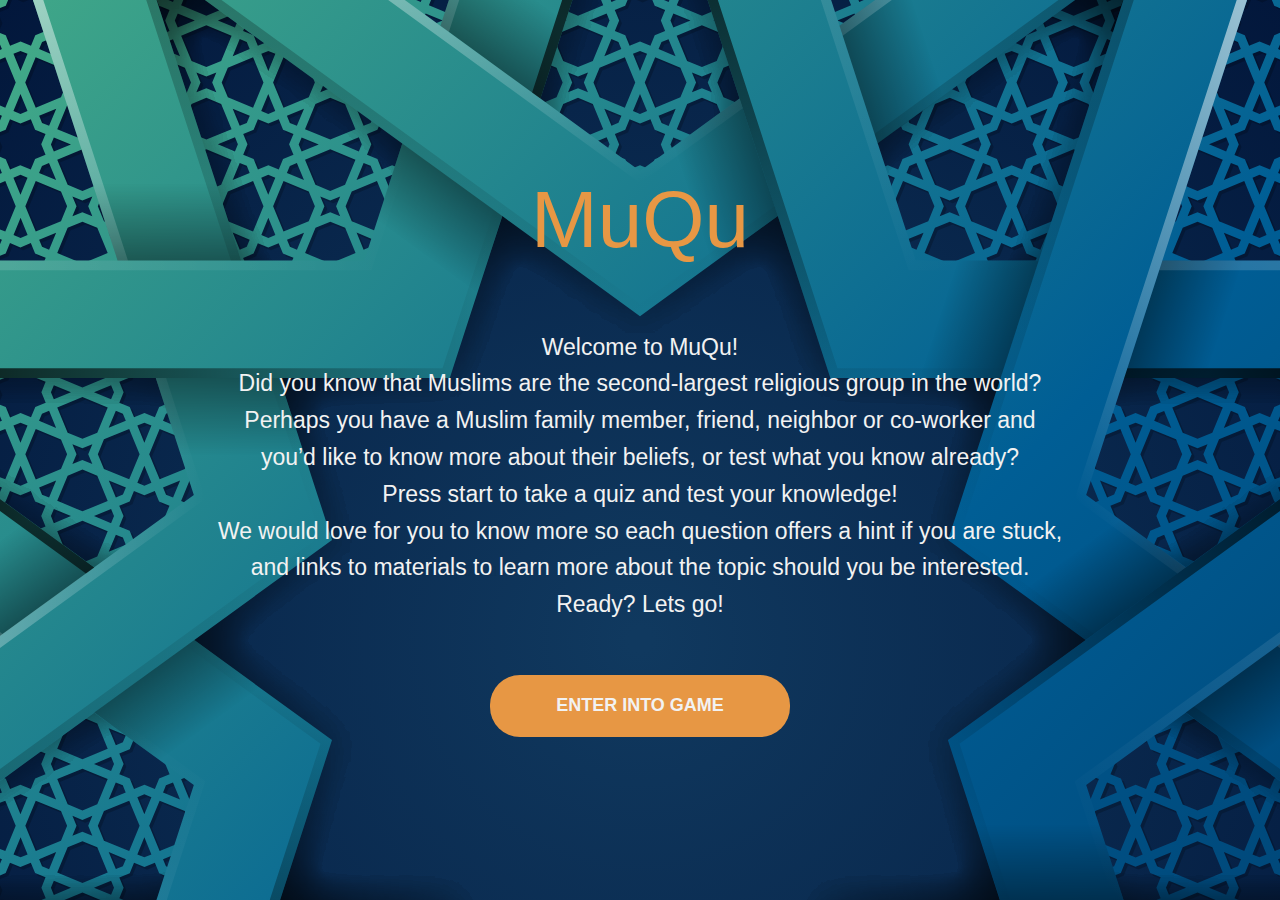
<file: index.html>
<!DOCTYPE html>
<html>

<head>
	<meta charset="utf-8">
	<meta name="viewport" content="width-device-width, initial-scale=1">
	<!--this sets the responsive layout-->
	<link href='https://fonts.googleapis.com/css?family=Roboto:100' rel='stylesheet' type='text/css'>
	<title>MuQu</title>

	<link rel="stylesheet" href="https://stackpath.bootstrapcdn.com/bootstrap/4.3.1/css/bootstrap.min.css"
		integrity="sha384-ggOyR0iXCbMQv3Xipma34MD+dH/1fQ784/j6cY/iJTQUOhcWr7x9JvoRxT2MZw1T" crossorigin="anonymous" />
	<link rel="stylesheet" href="./assets/css/style.css" />

<body>

	<style>
		.cta-img {
			background: url(img/background.svg) 0 0 / cover no-repeat;
			display: flex;
			flex-direction: column;
			height: 100vh;
			justify-content: center;
			width: 100%;
		}
	</style>

	<main>

		<!--  CTA  -->
		<section class="cta-img" id="cta-img">
			<div class="cta-banner">
				<div class="cta-wrapper">
					<h1>MuQu</h1>
					<h2>
						Welcome to MuQu! <br>

						Did you know that Muslims are the second-largest religious group in the world?<br>

						Perhaps you have a Muslim family member, friend, neighbor or co-worker and you’d like to know
						more about their beliefs, or test what you know already?
						<br>

						Press start to take a quiz and test your knowledge! <br>

						We would love for you to know more so each question offers a hint if you are stuck, and links to
						materials to learn more about the topic should you be interested.
						<br>

						Ready? Lets go! </h2>
					<a href="quiz.html" class="quote">Enter into game</a>
				</div><!--   end cta-wrapper     -->
			</div><!--   end cta-banner     -->
		</section>









	</main>


</body>
</head>

</html>
</file>
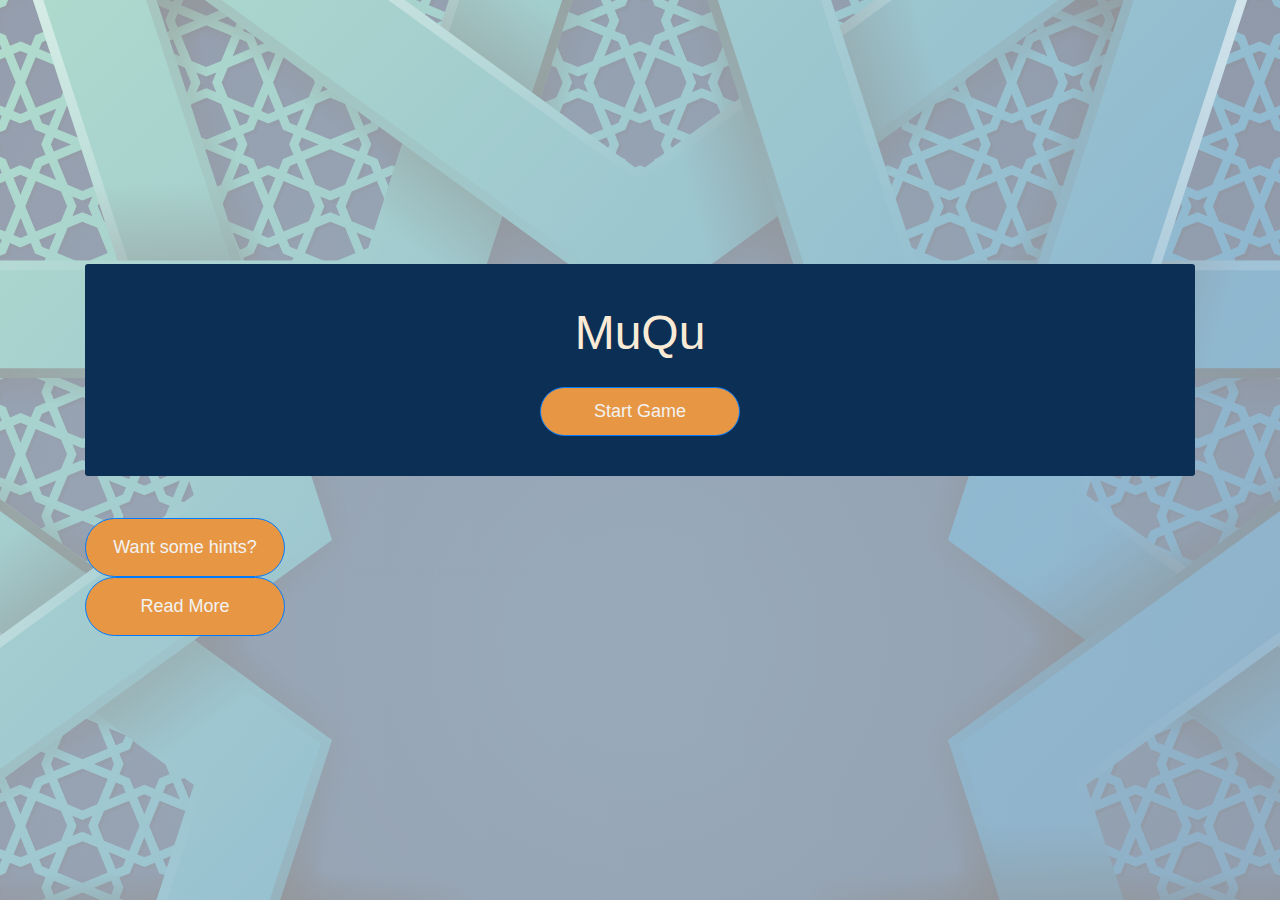
<file: quiz.html>
<!DOCTYPE html>
<html lang="en">

<head>
  <meta charset="UTF-8" />
  <meta name="viewport" content="width=device-width, initial-scale=1.0" />
  <meta http-equiv="X-UA-Compatible" content="ie=edge" />
  <title>MuQu</title>
  <link rel="stylesheet" href="https://stackpath.bootstrapcdn.com/bootstrap/4.3.1/css/bootstrap.min.css"
    integrity="sha384-ggOyR0iXCbMQv3Xipma34MD+dH/1fQ784/j6cY/iJTQUOhcWr7x9JvoRxT2MZw1T" crossorigin="anonymous" />
  <link rel="stylesheet" href="./assets/css/style.css" />
</head>

<body style="  background: linear-gradient(to right, rgba(255, 255, 255, 0.582), rgba(255, 255, 255, 0.562)), url(img/background.svg) 0 0 / cover no-repeat;
display: flex;
flex-direction: column;
height: 100vh;
justify-content: center;
width: 100%;">

  <div class="container">
    <div class="jumbotron">
      <h1>MuQu</h1>
      <div class="center">
        <button class="btn btn-primary text-center" id="start">Start Game</button>
      </div>

    </div>

    <h2 id="time"></h2>
    <div id="game"></div>

    <br><br><br>
    <div id="hint">
      <!-- Large modal -->
      <button type="button" class="btn btn-primary" data-toggle="modal" data-target=".bd-example-modal-lg">Want some
        hints?</button>

      <div class="modal fade bd-example-modal-lg" tabindex="-1" role="dialog" aria-labelledby="myLargeModalLabel"
        aria-hidden="true">
        <div class="modal-dialog modal-lg">
          <div class="modal-content">
            <table class="table table-bordered">
              <thead>
                <tr>
                  <th>#</th>
                  <th>Questions</th>
                  <th>Hints</th>

                </tr>
              </thead>
              <tbody>
                <tr>
                  <th scope="row">1</th>
                  <td>Where was the famous explorer of the medieval world Ibn Battuta born?</td>
                  <td>Very popular tourism destination!</td>

                </tr>
                <tr>
                  <th scope="row">2</th>
                  <td>The Ancient city of Damascus is located in which country?
                  </td>
                  <td>Also the Capital of the country </td>

                </tr>
                <tr>
                  <th scope="row">3</th>
                  <td>Can you guess the original name of Avicenna - the father of early modern medicine?</td>
                  <td> The word Ibn means 'son-of'.
                  </td>

                </tr>
                <tr>
                  <th scope="row">4</th>
                  <td>Which American comedian and political commentator hosted the White House correspondent's dinner in
                    2017?</td>
                  <td>Host of the Netflix show titled Patriot Act</td>
                </tr>
                <tr>
                  <th scope="row">5</th>
                  <td>Which British Singer-Songwriter is famous for his work "The Peace Train"?</td>
                  <td>Stage name - Cat Stevens, famous song - If You Want to Sing Out, Sing Out</td>
                </tr>
                <tr>
                  <th scope="row">6</th>
                  <td>In which year did Soviet Union enter Afghanistan in order to gain control of the land?</td>
                  <td>Late Seventies.</td>
                </tr>
                <!-- colspan="2" -->
              </tbody>
            </table>
          </div>
        </div>
      </div>
    </div>

    <div id="refs">

      <!-- Button trigger modal -->
      <a href="read.html" target="_blank">
        <button type="button" class="btn btn-primary">
          Read More
        </button>
      </a>

    </div>



    <script src="https://code.jquery.com/jquery-3.2.1.slim.min.js"
      integrity="sha384-KJ3o2DKtIkvYIK3UENzmM7KCkRr/rE9/Qpg6aAZGJwFDMVNA/GpGFF93hXpG5KkN" crossorigin="anonymous">
    </script>
    <script src="https://cdnjs.cloudflare.com/ajax/libs/popper.js/1.12.9/umd/popper.min.js"
      integrity="sha384-ApNbgh9B+Y1QKtv3Rn7W3mgPxhU9K/ScQsAP7hUibX39j7fakFPskvXusvfa0b4Q" crossorigin="anonymous">
    </script>
    <script src="https://maxcdn.bootstrapcdn.com/bootstrap/4.0.0/js/bootstrap.min.js"
      integrity="sha384-JZR6Spejh4U02d8jOt6vLEHfe/JQGiRRSQQxSfFWpi1MquVdAyjUar5+76PVCmYl" crossorigin="anonymous">
    </script>
    <script src="https://code.jquery.com/jquery-3.4.1.min.js"
      integrity="sha256-CSXorXvZcTkaix6Yvo6HppcZGetbYMGWSFlBw8HfCJo=" crossorigin="anonymous"></script>
    <script src="./assets/js/questions.js"></script>
    <script src="./assets/js/app.js"></script>
</body>

</html>
</file>
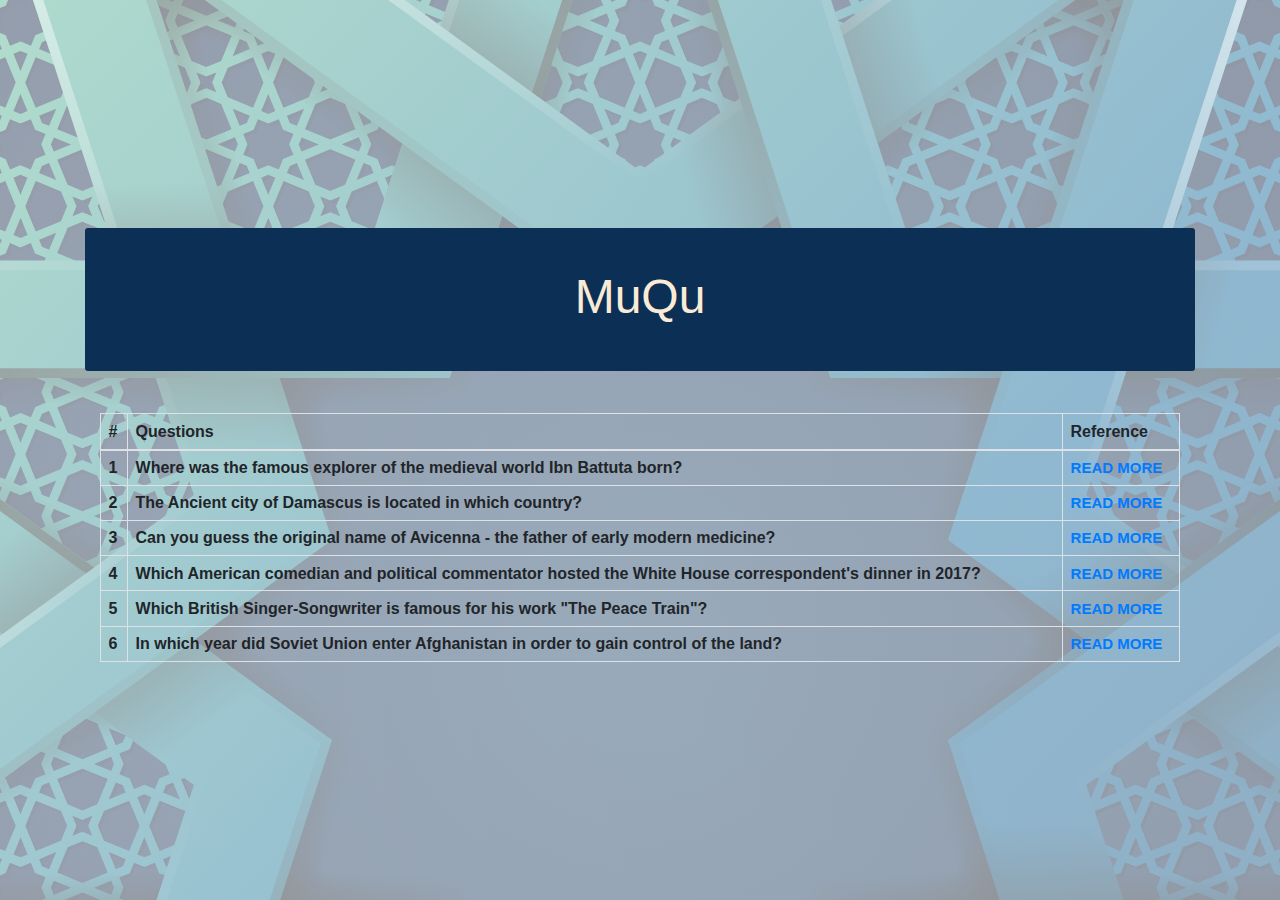
<file: read.html>
<!DOCTYPE html>
<html lang="en">

<head>
    <meta charset="UTF-8" />
    <meta name="viewport" content="width=device-width, initial-scale=1.0" />
    <meta http-equiv="X-UA-Compatible" content="ie=edge" />
    <title>MuQu</title>
    <link rel="stylesheet" href="https://stackpath.bootstrapcdn.com/bootstrap/4.3.1/css/bootstrap.min.css"
        integrity="sha384-ggOyR0iXCbMQv3Xipma34MD+dH/1fQ784/j6cY/iJTQUOhcWr7x9JvoRxT2MZw1T" crossorigin="anonymous" />
    <link rel="stylesheet" href="./assets/css/style.css" />
</head>

<body style="  background: linear-gradient(to right, rgba(255, 255, 255, 0.582), rgba(255, 255, 255, 0.562)), url(img/background.svg) 0 0 / cover no-repeat;
display: flex;
flex-direction: column;
height: 100vh;
justify-content: center;
width: 100%;">

    <div class="container">
        <div class="jumbotron">
            <h1>MuQu</h1>
        </div>


        <br><br><br>

        <div class="container" style="font-size: 16px;">
            <table class="table table-bordered">
                <thead>
                    <tr>
                        <th>#</th>
                        <th>Questions</th>
                        <th>Reference</th>

                    </tr>
                </thead>
                <tbody>
                    <tr>
                        <th scope="row">1</th>
                        <td>Where was the famous explorer of the medieval world Ibn Battuta born?</td>
                        <td> <a href="https://www.britannica.com/biography/Ibn-Battuta" target="_blank">
                                Read more</a> </td>

                    </tr>
                    <tr>
                        <th scope="row">2</th>
                        <td>The Ancient city of Damascus is located in which country?
                        </td>
                        <td><a href="https://whc.unesco.org/en/list/20/" target="_blank">Read more</a> </td>

                    </tr>
                    <tr>
                        <th scope="row">3</th>
                        <td>Can you guess the original name of Avicenna - the father of early modern
                            medicine?</td>
                        <td><a href="https://plato.stanford.edu/entries/ibn-sina/" target="_blank"> Read
                                more</a> </td>

                    </tr>
                    <tr>
                        <th scope="row">4</th>
                        <td>Which American comedian and political commentator hosted the White House
                            correspondent's dinner in
                            2017?</td>
                        <td><a href="https://www.netflix.com/title/80239931" target="_blank"> Read more</a>
                        </td>
                    </tr>
                    <tr>
                        <th scope="row">5</th>
                        <td>Which British Singer-Songwriter is famous for his work "The Peace Train"?</td>
                        <td><a href="https://www.youtube.com/watch?v=vjUyM_xd6IA" target="_blank">Read
                                more</a></td>
                    </tr>
                    <tr>
                        <th scope="row">6</th>
                        <td>In which year did Soviet Union enter Afghanistan in order to gain control of the
                            land?</td>
                        <td><a href="https://www.theatlantic.com/photo/2014/08/the-soviet-war-in-afghanistan-1979-1989/100786/"
                                target="_blank"> Read more</a></td>
                    </tr>
                    <!-- colspan="2" -->
                </tbody>
            </table>
        </div>



        <script src="https://code.jquery.com/jquery-3.2.1.slim.min.js"
            integrity="sha384-KJ3o2DKtIkvYIK3UENzmM7KCkRr/rE9/Qpg6aAZGJwFDMVNA/GpGFF93hXpG5KkN" crossorigin="anonymous">
        </script>
        <script src="https://cdnjs.cloudflare.com/ajax/libs/popper.js/1.12.9/umd/popper.min.js"
            integrity="sha384-ApNbgh9B+Y1QKtv3Rn7W3mgPxhU9K/ScQsAP7hUibX39j7fakFPskvXusvfa0b4Q" crossorigin="anonymous">
        </script>
        <script src="https://maxcdn.bootstrapcdn.com/bootstrap/4.0.0/js/bootstrap.min.js"
            integrity="sha384-JZR6Spejh4U02d8jOt6vLEHfe/JQGiRRSQQxSfFWpi1MquVdAyjUar5+76PVCmYl" crossorigin="anonymous">
        </script>
        <script src="https://code.jquery.com/jquery-3.4.1.min.js"
            integrity="sha256-CSXorXvZcTkaix6Yvo6HppcZGetbYMGWSFlBw8HfCJo=" crossorigin="anonymous"></script>
        <script src="./assets/js/questions.js"></script>
        <script src="./assets/js/app.js"></script>
</body>

</html>
</file>
<file: assets/css/style.css>
/* Global */
* {
  box-sizing: border-box;
}

html,
body {
  font: 700 62.5% 'Montserrat', sans-serif;
  height: 100%;
  margin: 0;
  padding: 0;
  width: 100%;
}

body {
  line-height: 1.2;
}

a {
  display: inline-block;
  text-align: center;
  text-decoration: none;
  text-transform: uppercase;
}

main,
section {
  width: 100%;
}

section {
  padding: 3%;
}


h1,
h2 {
  text-transform: capitalize;
  color: antiquewhite;
}

h1,
h2,
h3 {
  text-align: center;
}

h1 {
  font-size: 4.8rem;
}

h2 {
  font-size: 2.5rem;
}

h3 {
  font-size: 2.2rem;
}

a {
  font-size: 1.5rem;
}

p,
li {
  font-size: 1.9rem;
}

cite {
  font-size: 1.7rem;
}

li,
cite {
  font-weight: 500;
}


/* CTA */
.cta-img {
  background: url(img/background.svg) 0 0 / cover no-repeat;
  display: flex;
  flex-direction: column;
  height: 100vh;
  justify-content: center;
  width: 100%;
}

.cta-banner {
  align-self: center;
  display: flex;
  flex-direction: column;
  justify-content: center;
  width: 90%;
}

.cta-wrapper {
  align-items: center;
  align-self: center;
  display: flex;
  flex-direction: column;
}

.cta-wrapper h1,
.cta-wrapper h2 {
  padding: 1%;
  width: 100%;
}

.cta-wrapper h1 {
  color: #E79744;
  margin-bottom: 5%;
}

.cta-wrapper h2 {
  color: #F2F2F2;
  font-size: 1.8rem;
  margin-bottom: 5%;
  text-transform: none;
}

.cta-wrapper a {
  align-self: center;
  background-color: #E79744;
  border-radius: 3rem;
  color: #F2F2F2;
  font-size: 1.8rem;
  padding: 2rem 1.5rem;
  text-align: center;
  width: 30rem;
  text-decoration: none;
}

.cta-wrapper a:hover {
  background-color: #F2F2F2;
  color: #E79744;

}

@media (min-width: 550px) {
  .cta-wrapper h2 {
    font-size: 2rem;
  }

}


@media (min-width: 920px) {

  /*  section styles  */
  .cta-wrapper {
    width: 80%;
  }

  .cta-wrapper h1 {
    font-size: 8rem;
  }

  .cta-wrapper h2 {
    font-size: 2.3rem;
    line-height: 1.6;
  }

}

.jumbotron {
  background-color: #0c2f55;
}

.modal-content {
  font-size: 15px;
  font-weight: lighter;
}

#hint button,
#refs button,
#reset {

  background-color: #E79744;
  border-radius: 3rem;
  color: #F2F2F2;
  font-size: 1.8rem;
  padding: 1.5rem;
  text-align: center;
  width: 20rem;
  text-decoration: none;
}

.center {
  display: flex;
  justify-content: center;
  align-items: center;
  padding-top: 20px;
}

.center button {
  background-color: #E79744;
  border-radius: 3rem;
  color: #F2F2F2;
  font-size: 1.8rem;
  padding: 1rem;
  text-align: center;
  width: 20rem;
  text-decoration: none;
  align-self: center;
}



.choice {
  border: 1px solid #042f66;
  padding: 10px;
  border-radius: 4px;
  cursor: pointer;
}
</file>
